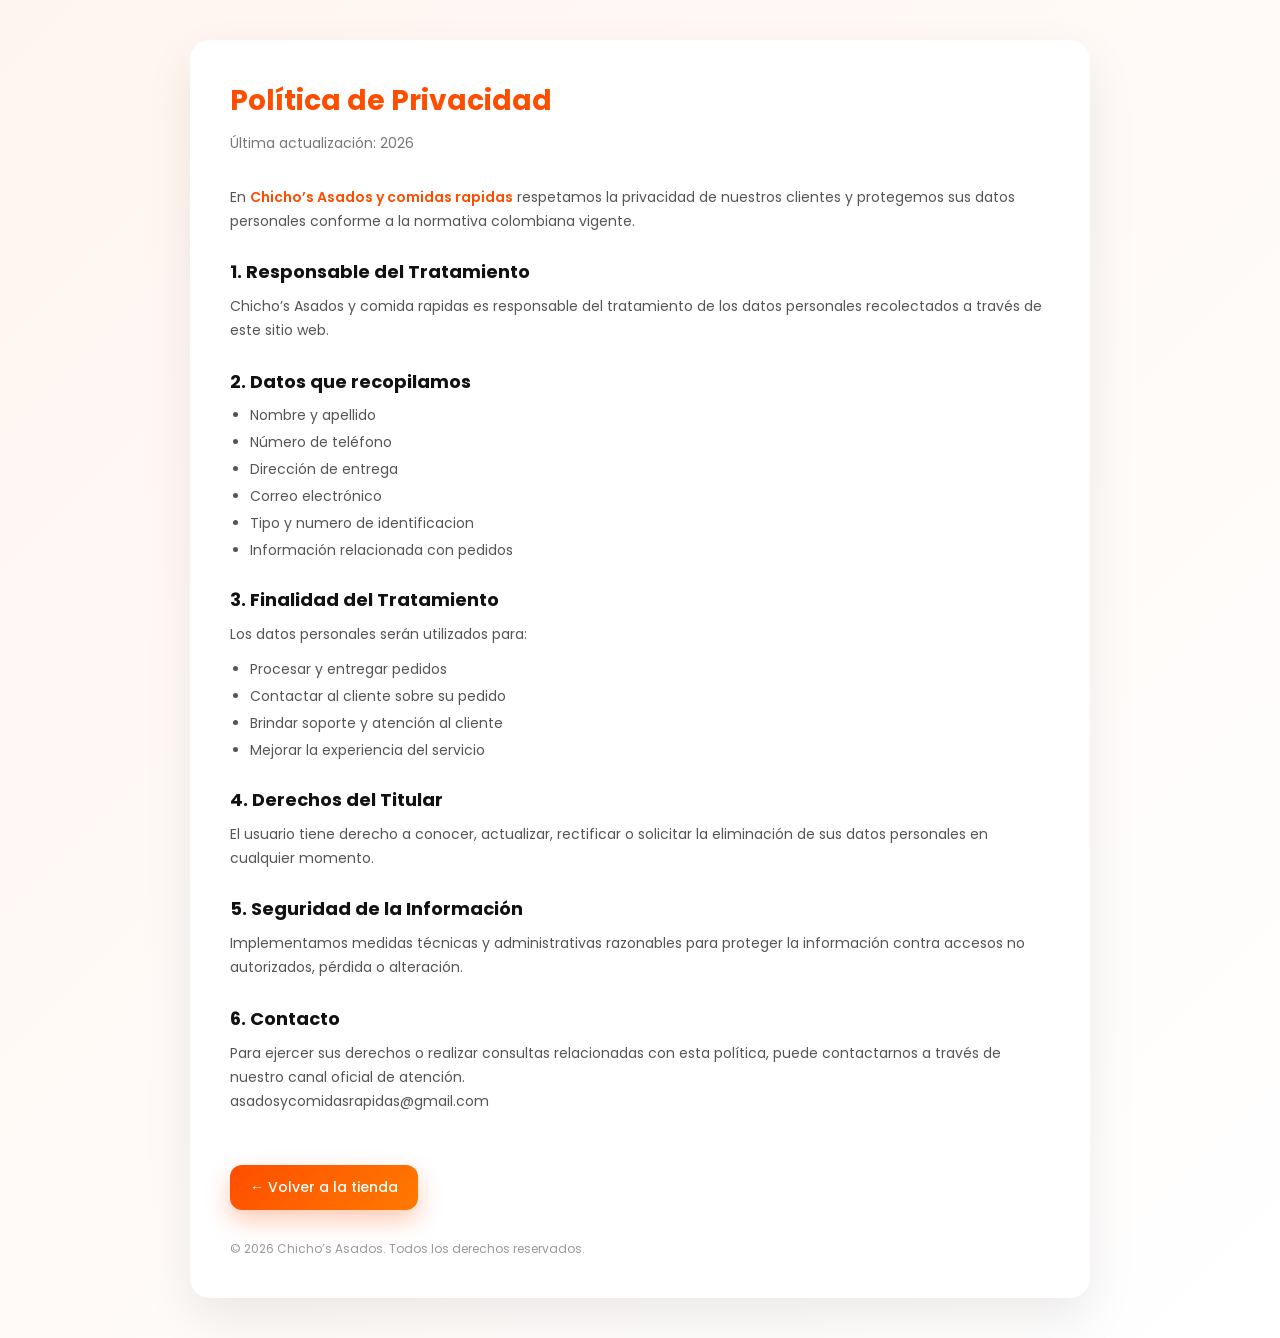
<file: html/politica.html>
<!doctype html>
<html lang="es">
  <head>
    <meta charset="UTF-8" />
    <meta name="viewport" content="width=device-width, initial-scale=1.0" />
    <title>Política de Privacidad | Chicho’s Asados</title>
    <link rel="icon" type="ico" href="../img/logo.ico" />

    <link
      href="https://fonts.googleapis.com/css2?family=Poppins:wght@400;500;600;700&display=swap"
      rel="stylesheet"
    />

    <style>
      * {
        margin: 0;
        padding: 0;
        box-sizing: border-box;
        font-family: "Poppins", sans-serif;
      }

      body {
        background: linear-gradient(135deg, #fff5f0, #ffffff);
        color: #333;
        padding: 40px 20px;
      }

      .container {
        max-width: 900px;
        margin: auto;
        background: #ffffff;
        padding: 40px;
        border-radius: 20px;
        box-shadow: 0 20px 50px rgba(0, 0, 0, 0.08);
        animation: fadeIn 0.4s ease;
      }

      h1 {
        font-size: 28px;
        color: #ff4d00;
        margin-bottom: 10px;
      }

      .subtitle {
        color: #777;
        margin-bottom: 30px;
        font-size: 14px;
      }

      h2 {
        margin-top: 25px;
        margin-bottom: 10px;
        font-size: 18px;
        color: #111;
      }

      p {
        font-size: 14px;
        line-height: 1.7;
        margin-bottom: 12px;
        color: #555;
      }

      ul {
        margin-left: 20px;
        margin-bottom: 15px;
      }

      ul li {
        font-size: 14px;
        margin-bottom: 6px;
        color: #555;
      }

      .highlight {
        font-weight: 600;
        color: #ff4d00;
      }

      .back-btn {
        margin-top: 40px;
        display: inline-block;
        padding: 12px 20px;
        background: linear-gradient(135deg, #ff4d00, #ff7a00);
        color: white;
        text-decoration: none;
        border-radius: 12px;
        font-size: 14px;
        font-weight: 500;
        transition: 0.3s ease;
        box-shadow: 0 10px 25px rgba(255, 77, 0, 0.3);
      }

      .back-btn:hover {
        transform: translateY(-2px);
        box-shadow: 0 15px 35px rgba(255, 77, 0, 0.4);
      }

      footer {
        margin-top: 30px;
        font-size: 12px;
        color: #999;
      }

      @keyframes fadeIn {
        from {
          opacity: 0;
          transform: translateY(15px);
        }
        to {
          opacity: 1;
          transform: translateY(0);
        }
      }

      @media (max-width: 600px) {
        .container {
          padding: 25px;
        }

        h1 {
          font-size: 22px;
        }
      }
    </style>
  </head>

  <body>
    <div class="container">
      <h1>Política de Privacidad</h1>
      <p class="subtitle">Última actualización: 2026</p>

      <p>
        En
        <span class="highlight">Chicho’s Asados y comidas rapidas</span>
        respetamos la privacidad de nuestros clientes y protegemos sus datos
        personales conforme a la normativa colombiana vigente.
      </p>

      <h2>1. Responsable del Tratamiento</h2>
      <p>
        Chicho’s Asados y comida rapidas es responsable del tratamiento de los
        datos personales recolectados a través de este sitio web.
      </p>

      <h2>2. Datos que recopilamos</h2>
      <ul>
        <li>Nombre y apellido</li>
        <li>Número de teléfono</li>
        <li>Dirección de entrega</li>
        <li>Correo electrónico</li>
        <li>Tipo y numero de identificacion</li>
        <li>Información relacionada con pedidos</li>
      </ul>

      <h2>3. Finalidad del Tratamiento</h2>
      <p>Los datos personales serán utilizados para:</p>
      <ul>
        <li>Procesar y entregar pedidos</li>
        <li>Contactar al cliente sobre su pedido</li>
        <li>Brindar soporte y atención al cliente</li>
        <li>Mejorar la experiencia del servicio</li>
      </ul>

      <h2>4. Derechos del Titular</h2>
      <p>
        El usuario tiene derecho a conocer, actualizar, rectificar o solicitar
        la eliminación de sus datos personales en cualquier momento.
      </p>

      <h2>5. Seguridad de la Información</h2>
      <p>
        Implementamos medidas técnicas y administrativas razonables para
        proteger la información contra accesos no autorizados, pérdida o
        alteración.
      </p>

      <h2>6. Contacto</h2>
      <p>
        Para ejercer sus derechos o realizar consultas relacionadas con esta
        política, puede contactarnos a través de nuestro canal oficial de
        atención. <br>
        asadosycomidasrapidas@gmail.com
      </p>

      <a href="../index.html" class="back-btn">← Volver a la tienda</a>

      
      <footer>© 2026 Chicho’s Asados. Todos los derechos reservados.</footer>
    </div>
  </body>
</html>
</file>
